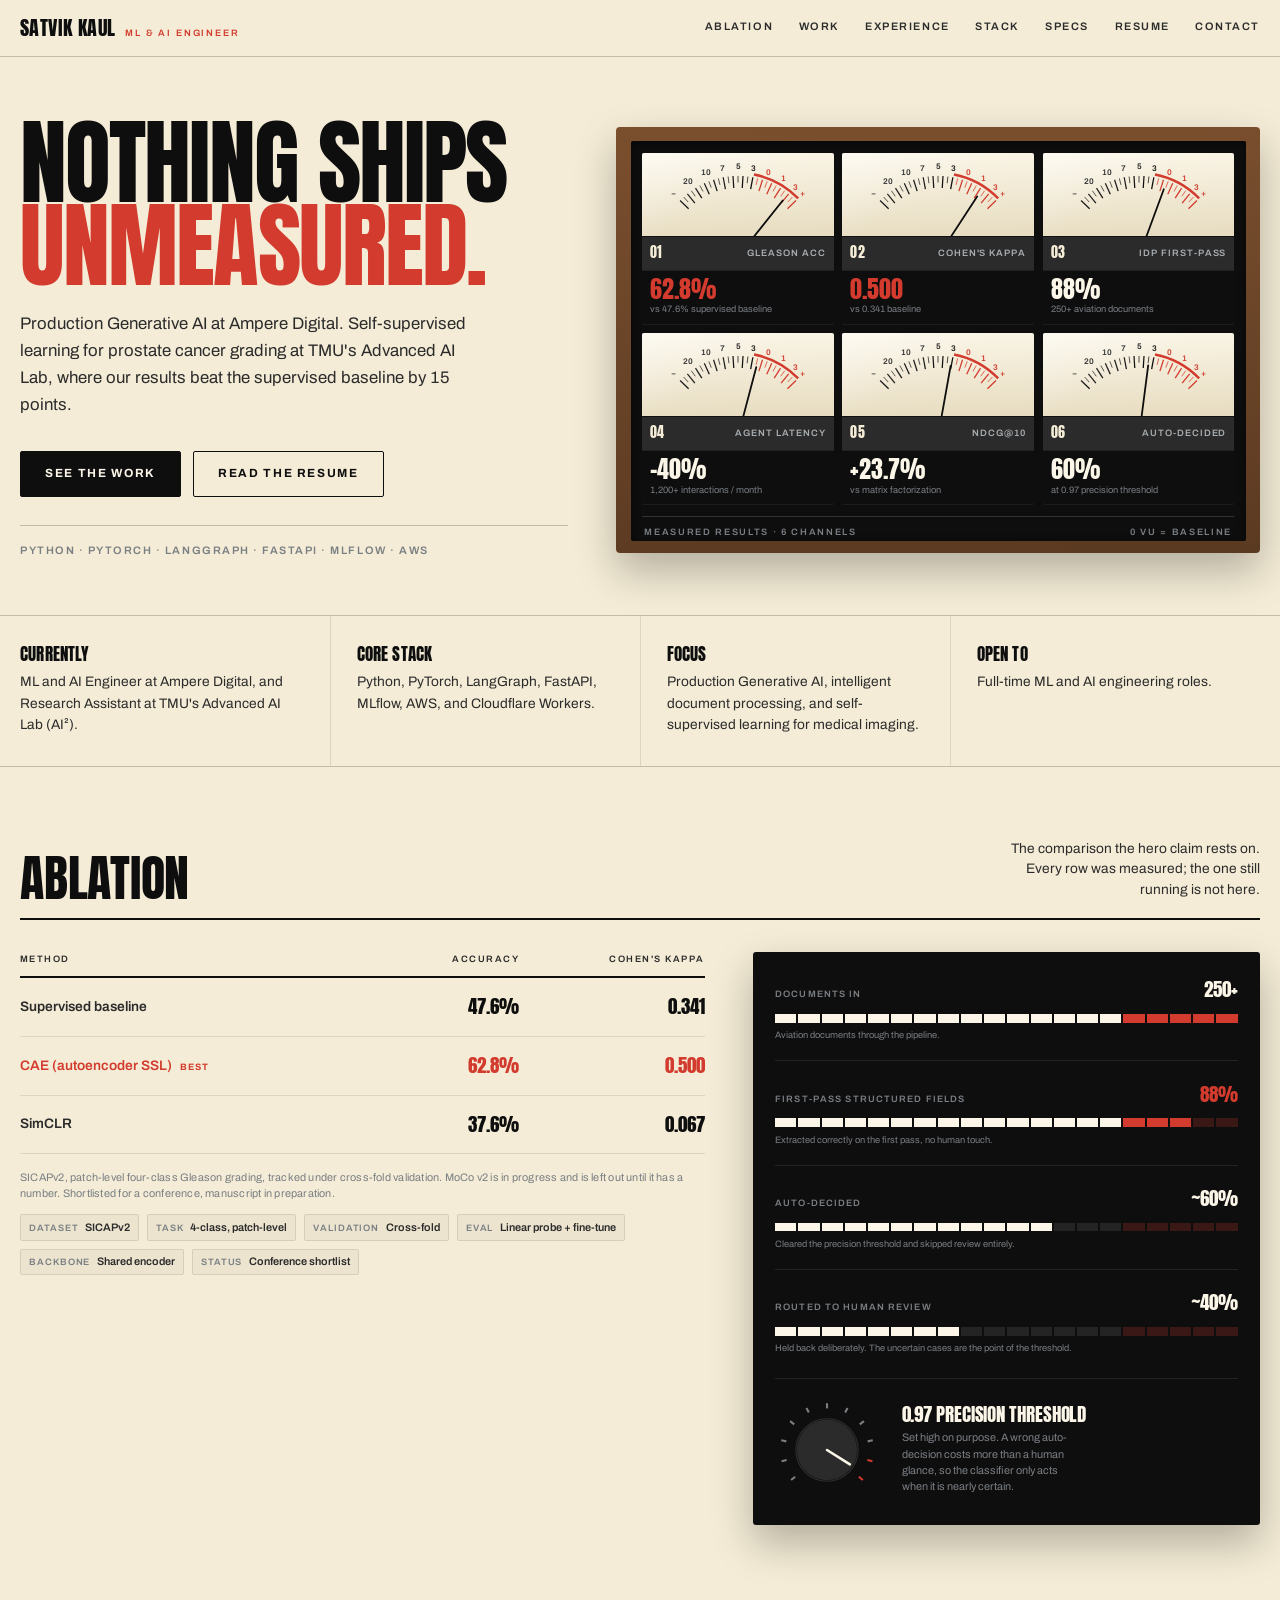
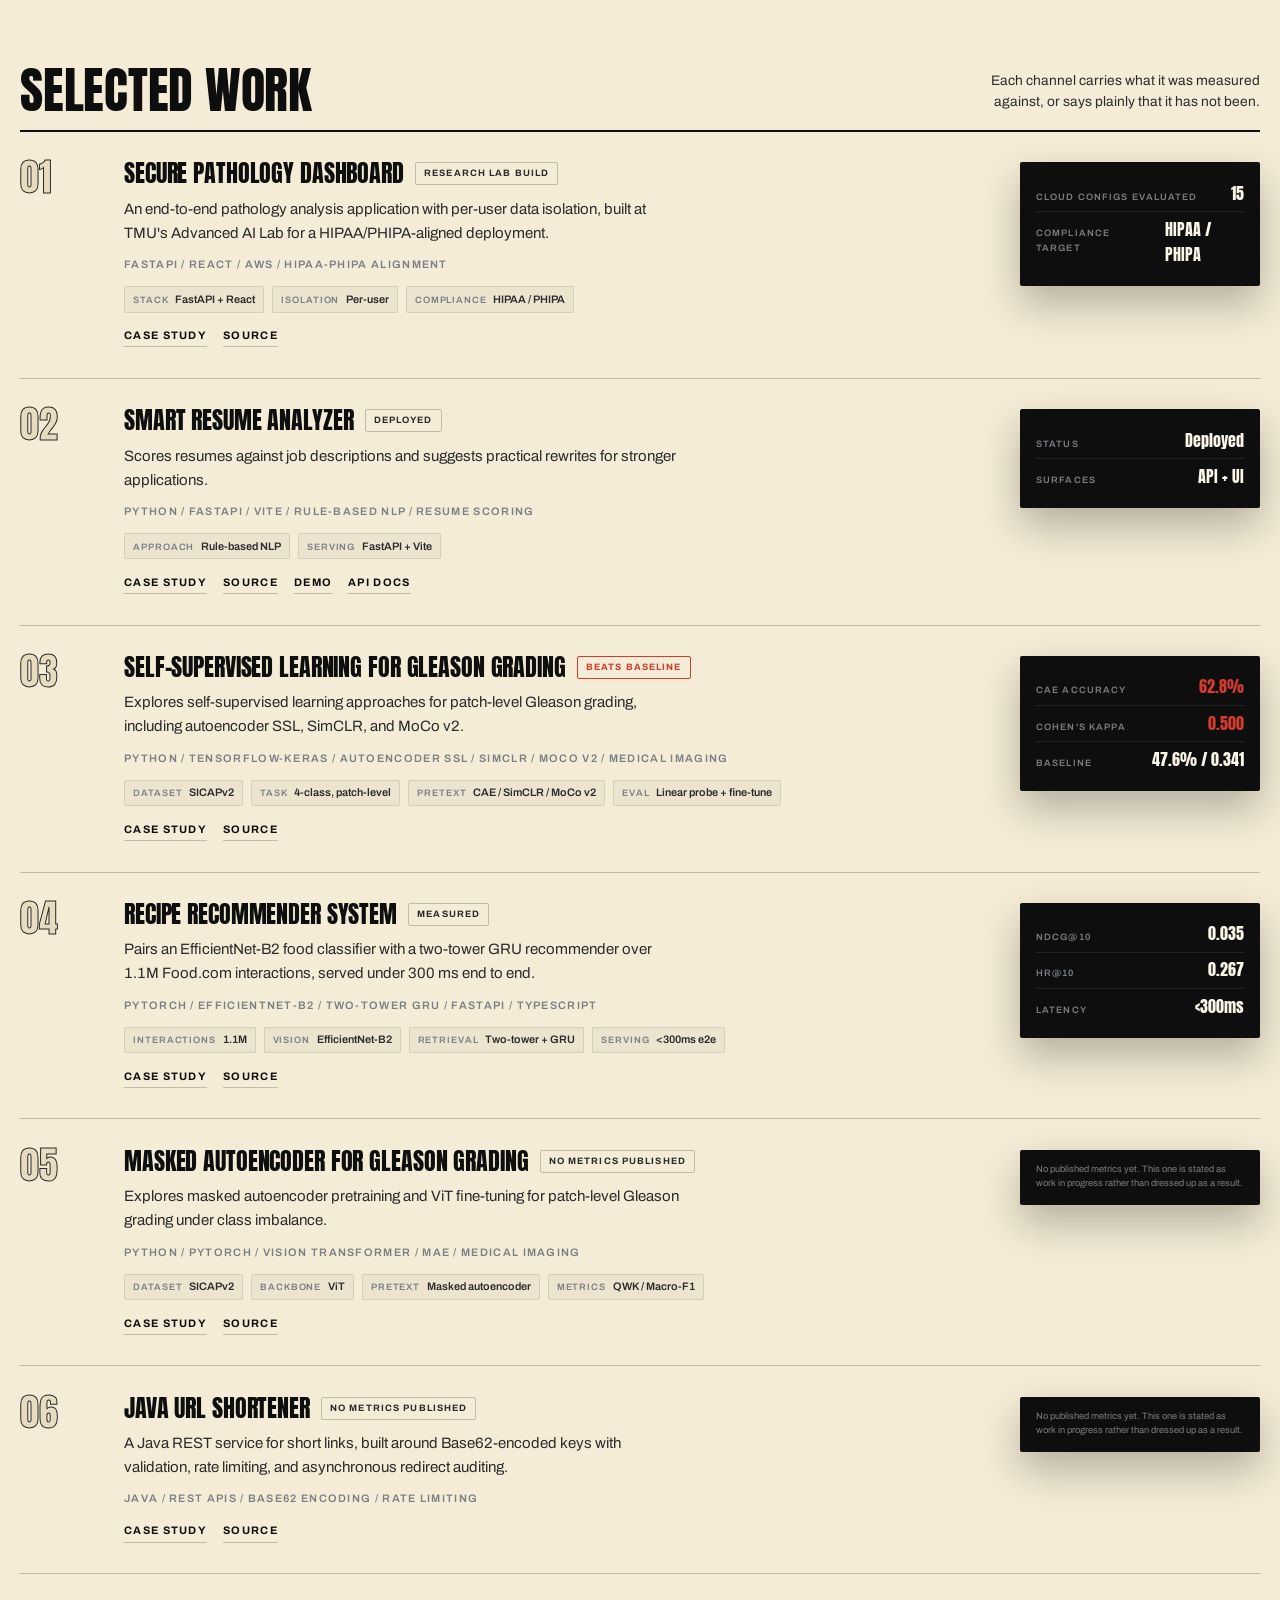
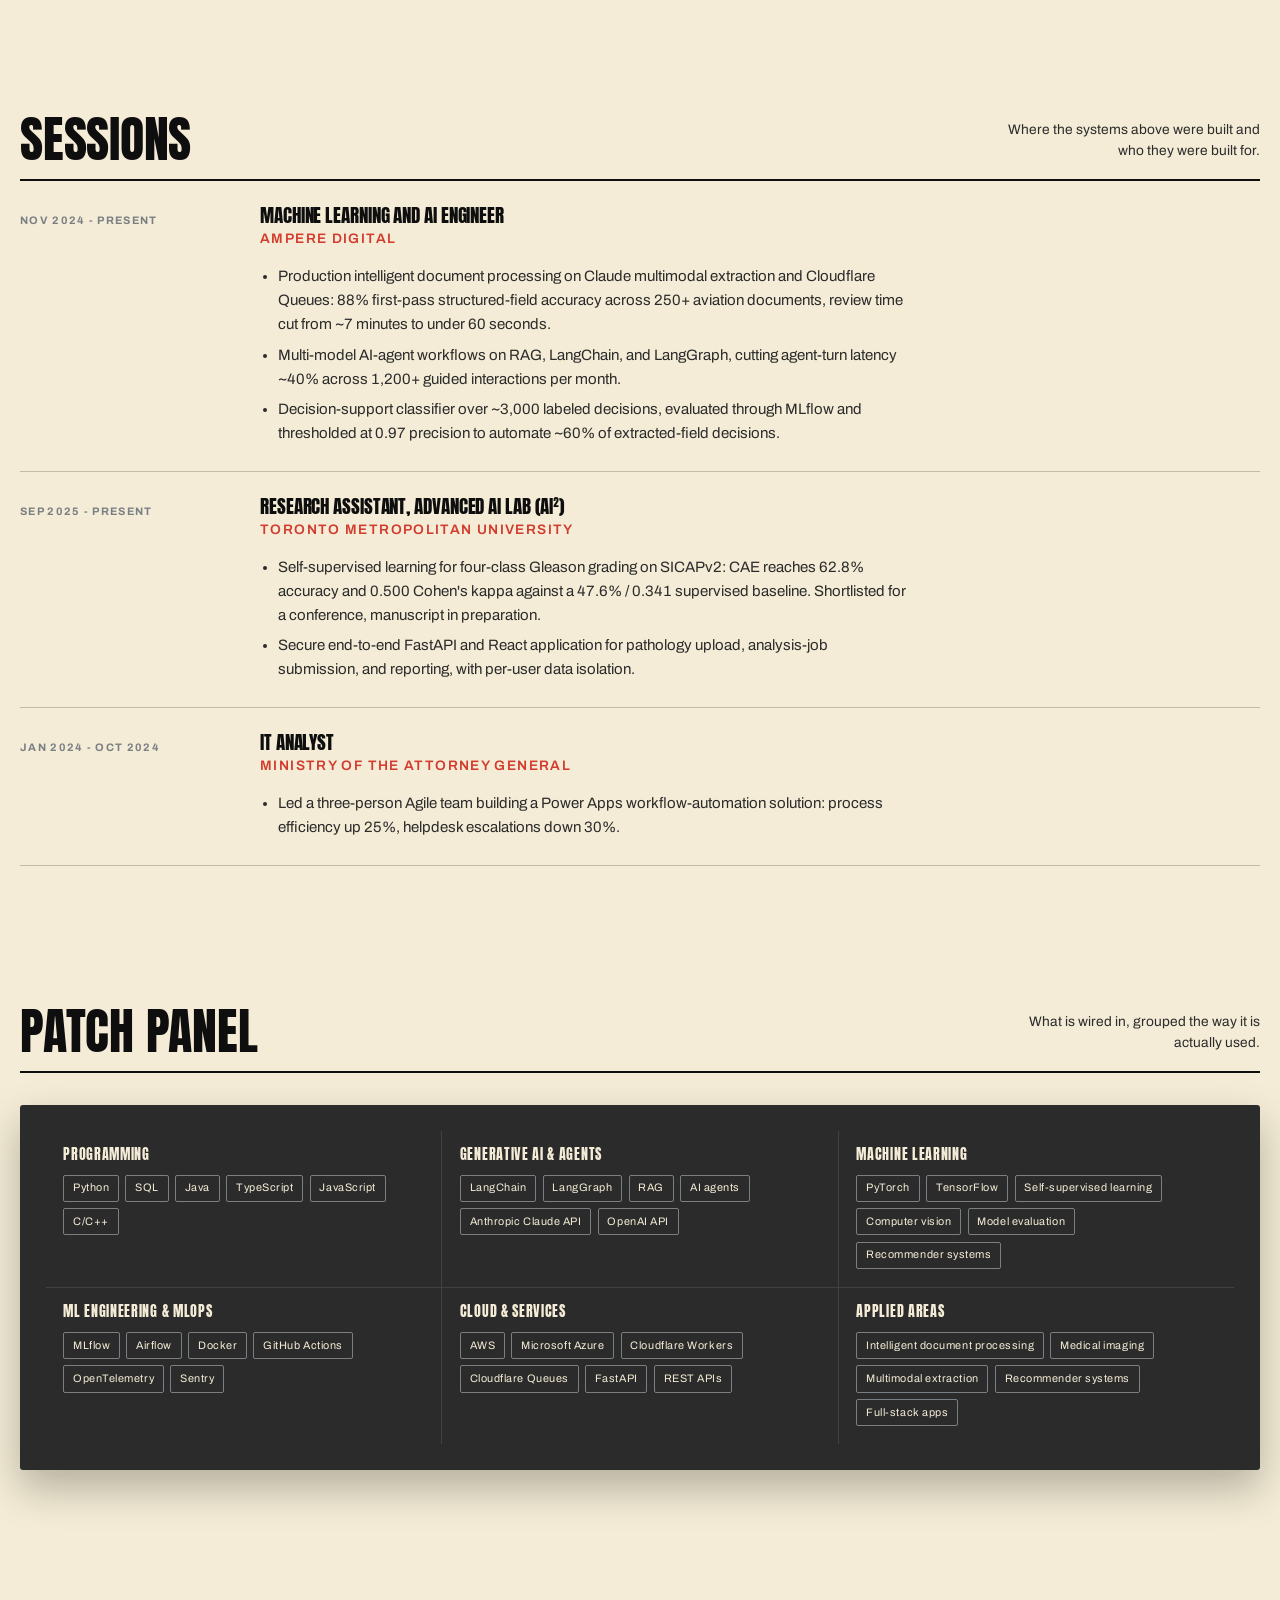
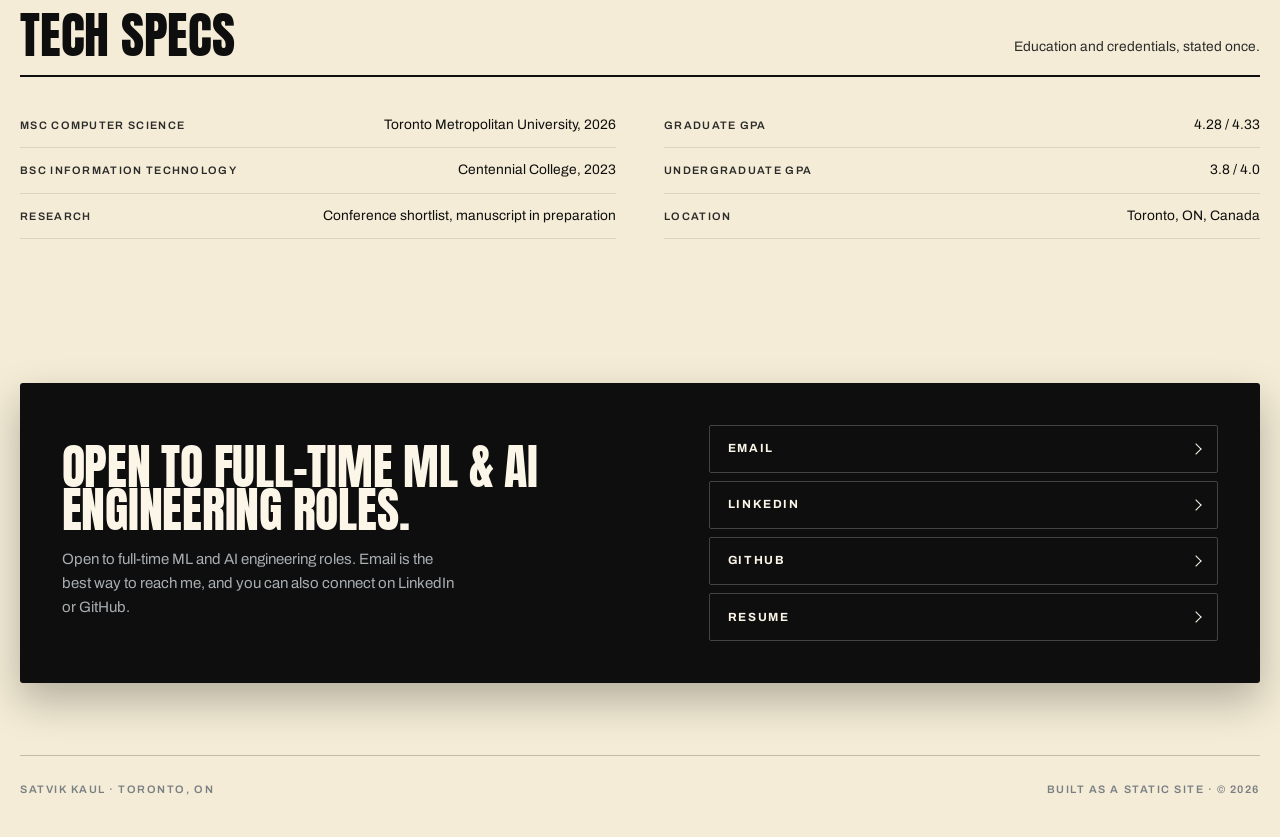
<file: index.html>
<!DOCTYPE html>
<html lang="en">
  <head>
    <meta charset="UTF-8" />
    <meta name="viewport" content="width=device-width, initial-scale=1.0" />
    <meta
      name="description"
      content="Satvik Kaul: machine learning and AI engineer building production Generative AI systems, and researching self-supervised learning for medical imaging."
    />
    <title>Satvik Kaul | ML &amp; AI Engineer</title>
    <link rel="preconnect" href="https://fonts.googleapis.com" />
    <link rel="preconnect" href="https://fonts.gstatic.com" crossorigin />
    <link
      href="https://fonts.googleapis.com/css2?family=Anton&family=Archivo:wght@400;600;700&display=swap"
      rel="stylesheet"
    />
    <link rel="stylesheet" href="assets/css/styles.css" />
  </head>
  <body>
    <!--
    THESIS: A portfolio read as a VU meter bridge — identical instruments shoulder to
    shoulder, so the visitor reads the whole row at once and sees which number leans past
    zero. It refuses the two arrangements this category always ships: near-black with a
    neon accent, and warm cream with a serif display.
    OWN-WORLD: Meter ivory ground, ink and charcoal chassis panels, walnut frame, brushed
    steel labels, peak red used only past zero. Heavy condensed gothic display over a
    workhorse grotesque; hairline rules divide every region; nothing is rounded past 4px.
    STORY: A recruiter sees measured work, not claims; a hiring manager finds the baseline
    each number was measured against; both reach the resume or the repo in one move.
    FIRST VIEWPORT: Left, a condensed headline stating nothing ships unmeasured, with lede,
    two actions and a stack spec line. Right, the bridge: six meters in a walnut chassis,
    needles at true angles, only the CAE result past zero into red.
    FORM: VU-meter bridge across a recording desk; challenger card, chosen over the
    assigned direction; seed key 33213d0a.
    FINISH: unreviewed and undocumented is unfinished; this build ends with the finish review, the verdict, DESIGN.md, and every shipping raster carrying its provenance
    -->
    <header class="rail">
      <div class="shell rail-inner">
        <a class="mark" href="#top">
          <span class="mark-name" data-name>Satvik Kaul</span>
          <span class="mark-sub" data-role-short>ML &amp; AI Engineer</span>
        </a>
        <nav class="rail-nav" aria-label="Primary">
          <a href="#ablation">Ablation</a>
          <a href="#work">Work</a>
          <a href="#experience">Experience</a>
          <a href="#stack">Stack</a>
          <a href="#specs">Specs</a>
          <a href="pages/resume.html">Resume</a>
          <a href="#contact">Contact</a>
        </nav>
      </div>
    </header>

    <main id="top">
      <section class="shell hero">
        <div>
          <h1 data-headline></h1>
          <p class="hero-lede" data-lede></p>
          <div class="hero-actions">
            <a class="btn btn-solid" href="#work">See the work</a>
            <a class="btn btn-ghost" href="pages/resume.html">Read the resume</a>
          </div>
          <p class="hero-spec" data-spec></p>
        </div>
        <div class="bridge lean" aria-labelledby="bridge-caption">
          <div class="bridge-well">
            <div class="bridge-row" data-bridge></div>
            <div class="bridge-plate">
              <span id="bridge-caption">Measured results &middot; 6 channels</span>
              <span>0 VU = baseline</span>
            </div>
          </div>
        </div>
      </section>

      <section class="band">
        <div class="shell band-grid" data-band></div>
      </section>

      <section class="shell section" id="ablation">
        <div class="section-head">
          <h2>Ablation</h2>
          <p>The comparison the hero claim rests on. Every row was measured; the one still running is not here.</p>
        </div>
        <div class="bench">
          <div data-ablation></div>
          <div data-signal-path></div>
        </div>
      </section>

      <section class="shell section" id="work">
        <div class="section-head">
          <h2>Selected work</h2>
          <p>Each channel carries what it was measured against, or says plainly that it has not been.</p>
        </div>
        <div class="channels" data-channels aria-live="polite"></div>
      </section>

      <section class="shell section" id="experience">
        <div class="section-head">
          <h2>Sessions</h2>
          <p>Where the systems above were built and who they were built for.</p>
        </div>
        <div data-sessions></div>
      </section>

      <section class="shell section" id="stack">
        <div class="section-head">
          <h2>Patch panel</h2>
          <p>What is wired in, grouped the way it is actually used.</p>
        </div>
        <div class="panel lean" style="margin-top: 2rem">
          <div class="panel-grid" data-panel></div>
        </div>
      </section>

      <section class="shell section" id="specs">
        <div class="section-head">
          <h2>Tech specs</h2>
          <p>Education and credentials, stated once.</p>
        </div>
        <div class="specs" style="margin-top: 1.6rem" data-specs></div>
      </section>

      <section class="shell section" id="contact">
        <div class="contact">
          <div>
            <h2>Open to full-time ML &amp; AI engineering roles.</h2>
            <p data-contact-copy></p>
          </div>
          <div class="contact-links" data-contact-links></div>
        </div>
      </section>
    </main>

    <footer class="shell foot">
      <span>Satvik Kaul &middot; Toronto, ON</span>
      <span>Built as a static site &middot; &copy; 2026</span>
    </footer>

    <a class="to-top" href="#top" aria-label="Back to top">&uarr;</a>

    <script src="assets/js/site-data.js"></script>
    <script src="assets/js/script.js"></script>
  </body>
</html>
</file>
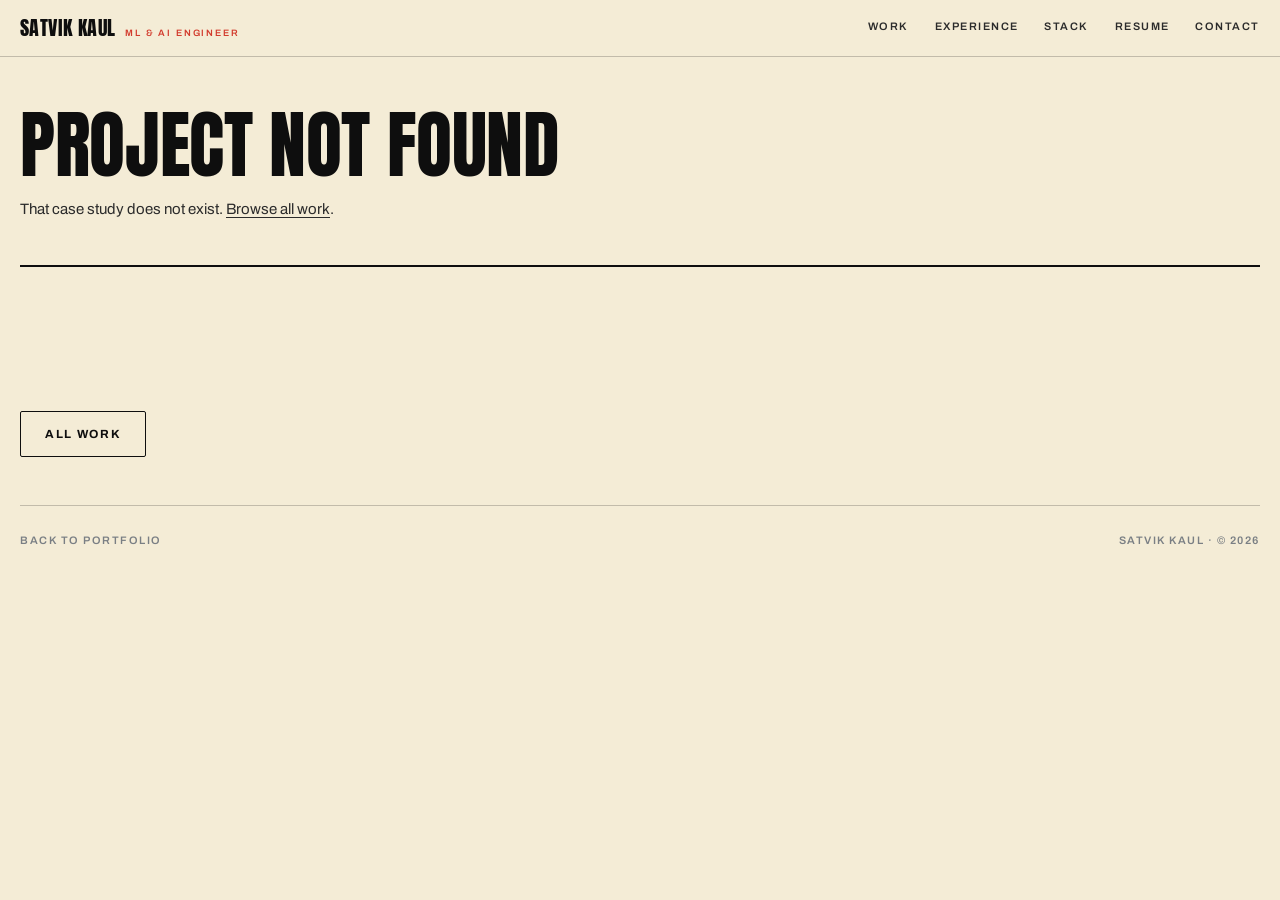
<file: pages/case-study.html>
<!DOCTYPE html>
<html lang="en">
  <head>
    <meta charset="UTF-8" />
    <meta name="viewport" content="width=device-width, initial-scale=1.0" />
    <meta name="description" content="Project case study from Satvik Kaul's portfolio." />
    <title>Case Study | Satvik Kaul</title>
    <link rel="preconnect" href="https://fonts.googleapis.com" />
    <link rel="preconnect" href="https://fonts.gstatic.com" crossorigin />
    <link
      href="https://fonts.googleapis.com/css2?family=Anton&family=Archivo:wght@400;600;700&display=swap"
      rel="stylesheet"
    />
    <link rel="stylesheet" href="../assets/css/styles.css" />
  </head>
  <body>
    <header class="rail">
      <div class="shell rail-inner">
        <a class="mark" href="../index.html">
          <span class="mark-name">Satvik Kaul</span>
          <span class="mark-sub">ML &amp; AI Engineer</span>
        </a>
        <nav class="rail-nav" aria-label="Primary">
          <a href="../index.html#work">Work</a>
          <a href="../index.html#experience">Experience</a>
          <a href="../index.html#stack">Stack</a>
          <a href="resume.html">Resume</a>
          <a href="../index.html#contact">Contact</a>
        </nav>
      </div>
    </header>

    <main class="shell" id="top">
      <section class="doc-head">
        <div>
          <h1 data-title>Case study</h1>
          <p class="prose" style="margin-top: 1.2rem" data-summary></p>
          <p class="channel-stack" data-stack></p>
        </div>
        <div class="doc-actions" data-links></div>
      </section>

      <div style="padding-block: 2rem" data-visual></div>

      <div data-readout></div>

      <div class="case-body" data-body></div>

      <div style="padding-block: 3rem">
        <a class="btn btn-ghost" href="../index.html#work">All work</a>
      </div>
    </main>

    <footer class="shell foot">
      <span><a href="../index.html">Back to portfolio</a></span>
      <span>Satvik Kaul &middot; &copy; 2026</span>
    </footer>

    <a class="to-top" href="#top" aria-label="Back to top">&uarr;</a>

    <script src="../assets/js/site-data.js"></script>
    <script src="../assets/js/case-study.js"></script>
  </body>
</html>
</file>
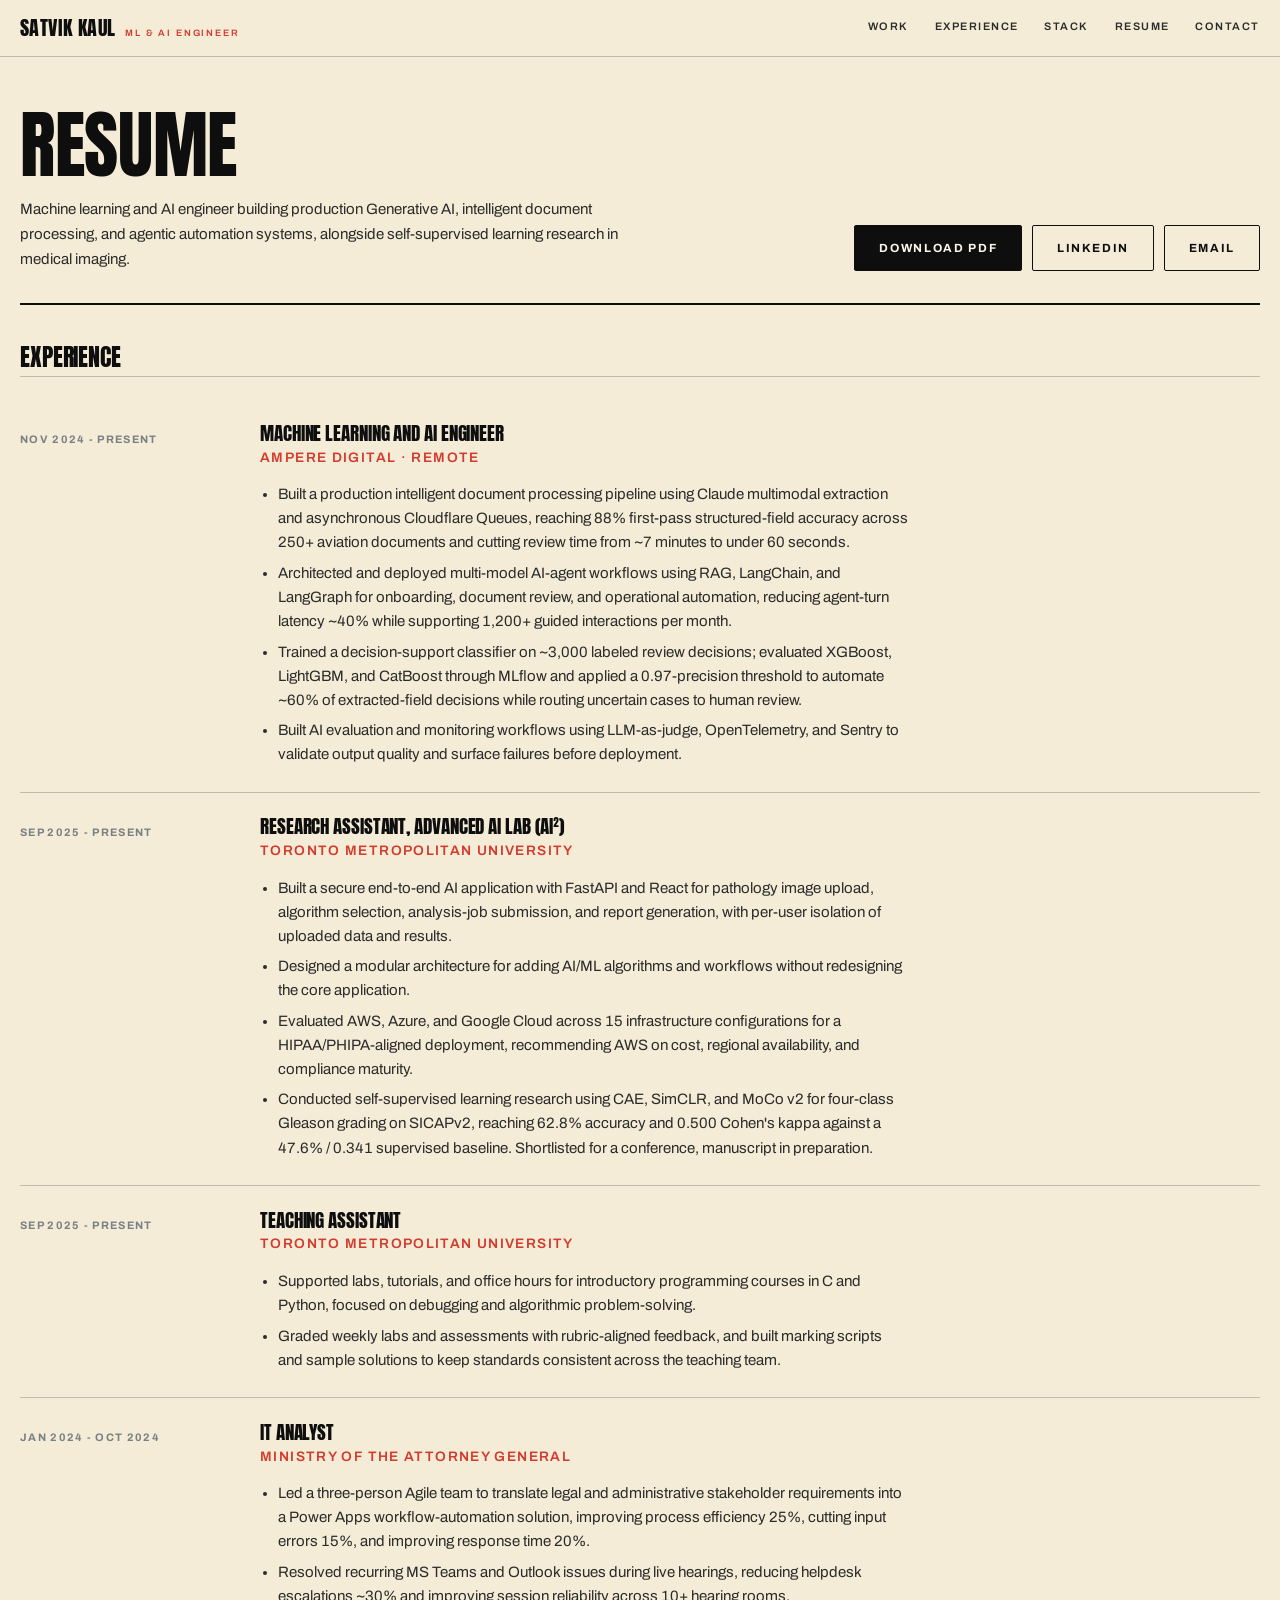
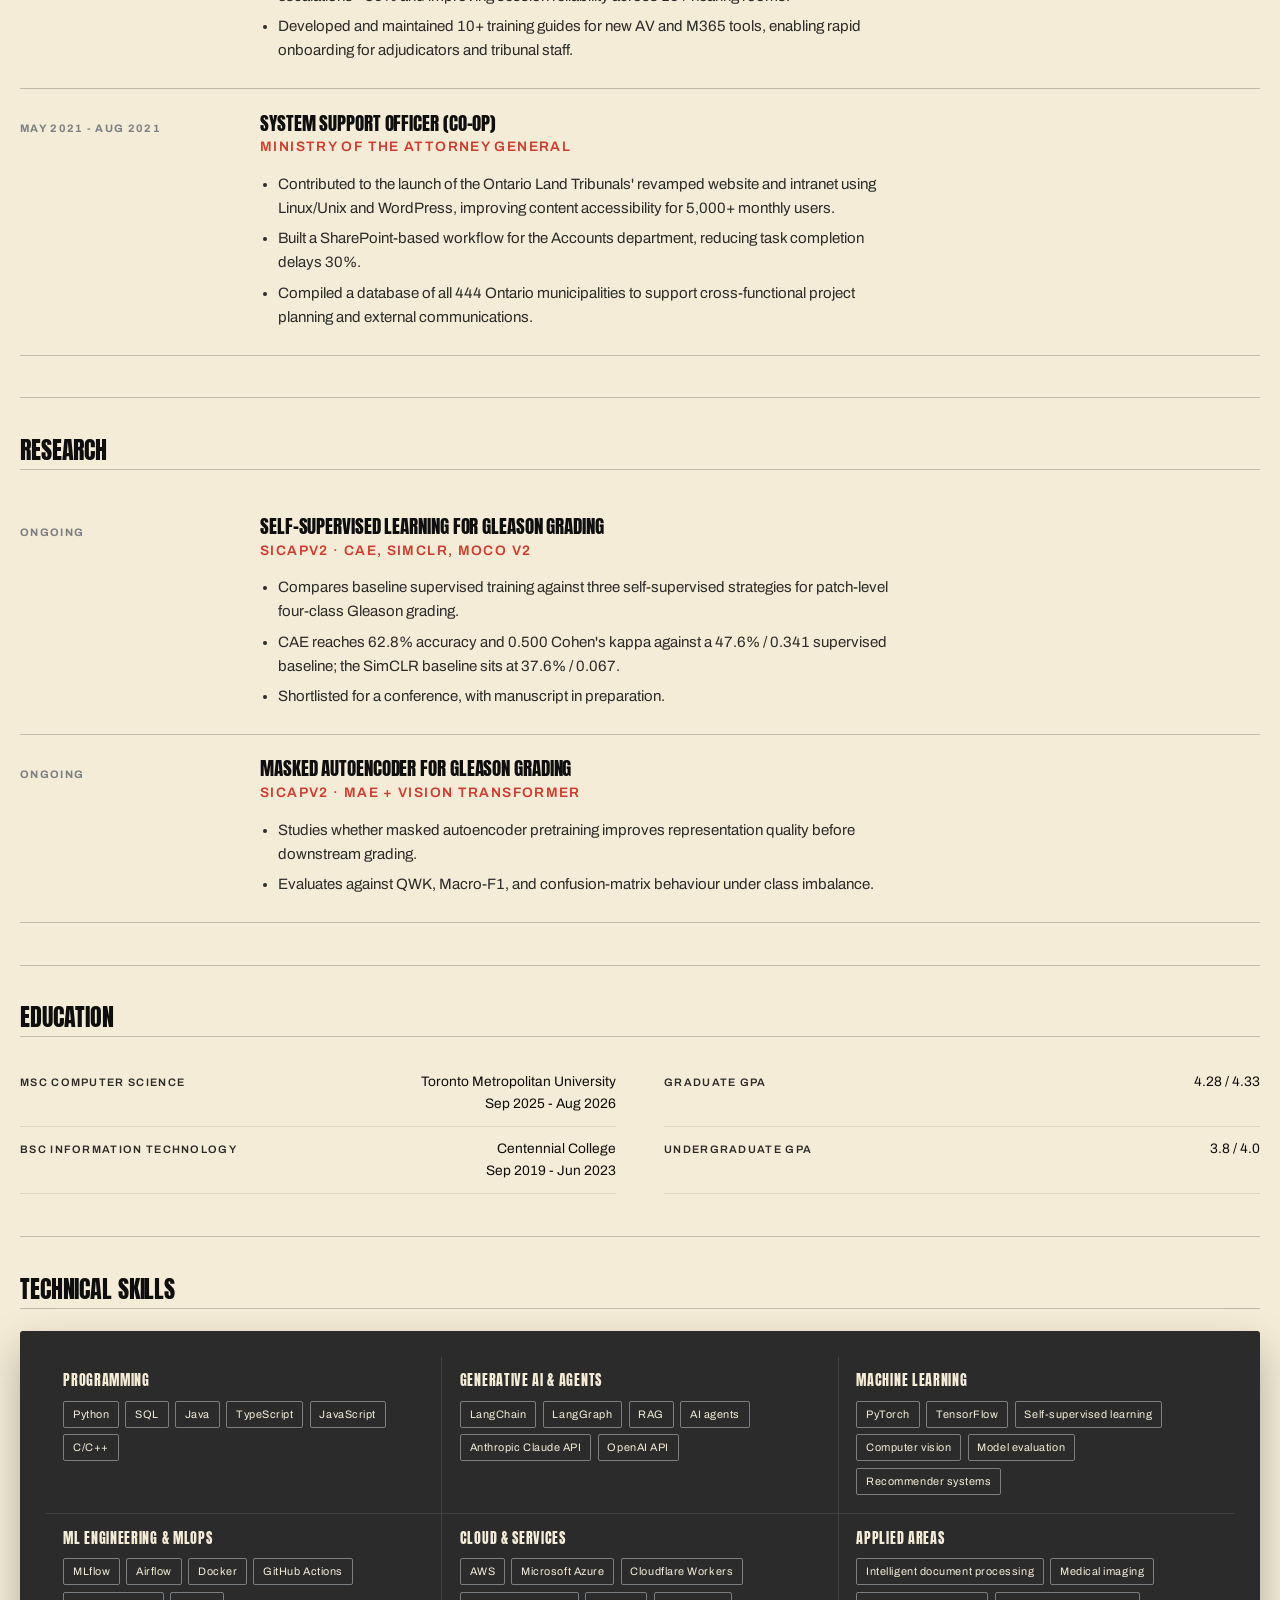
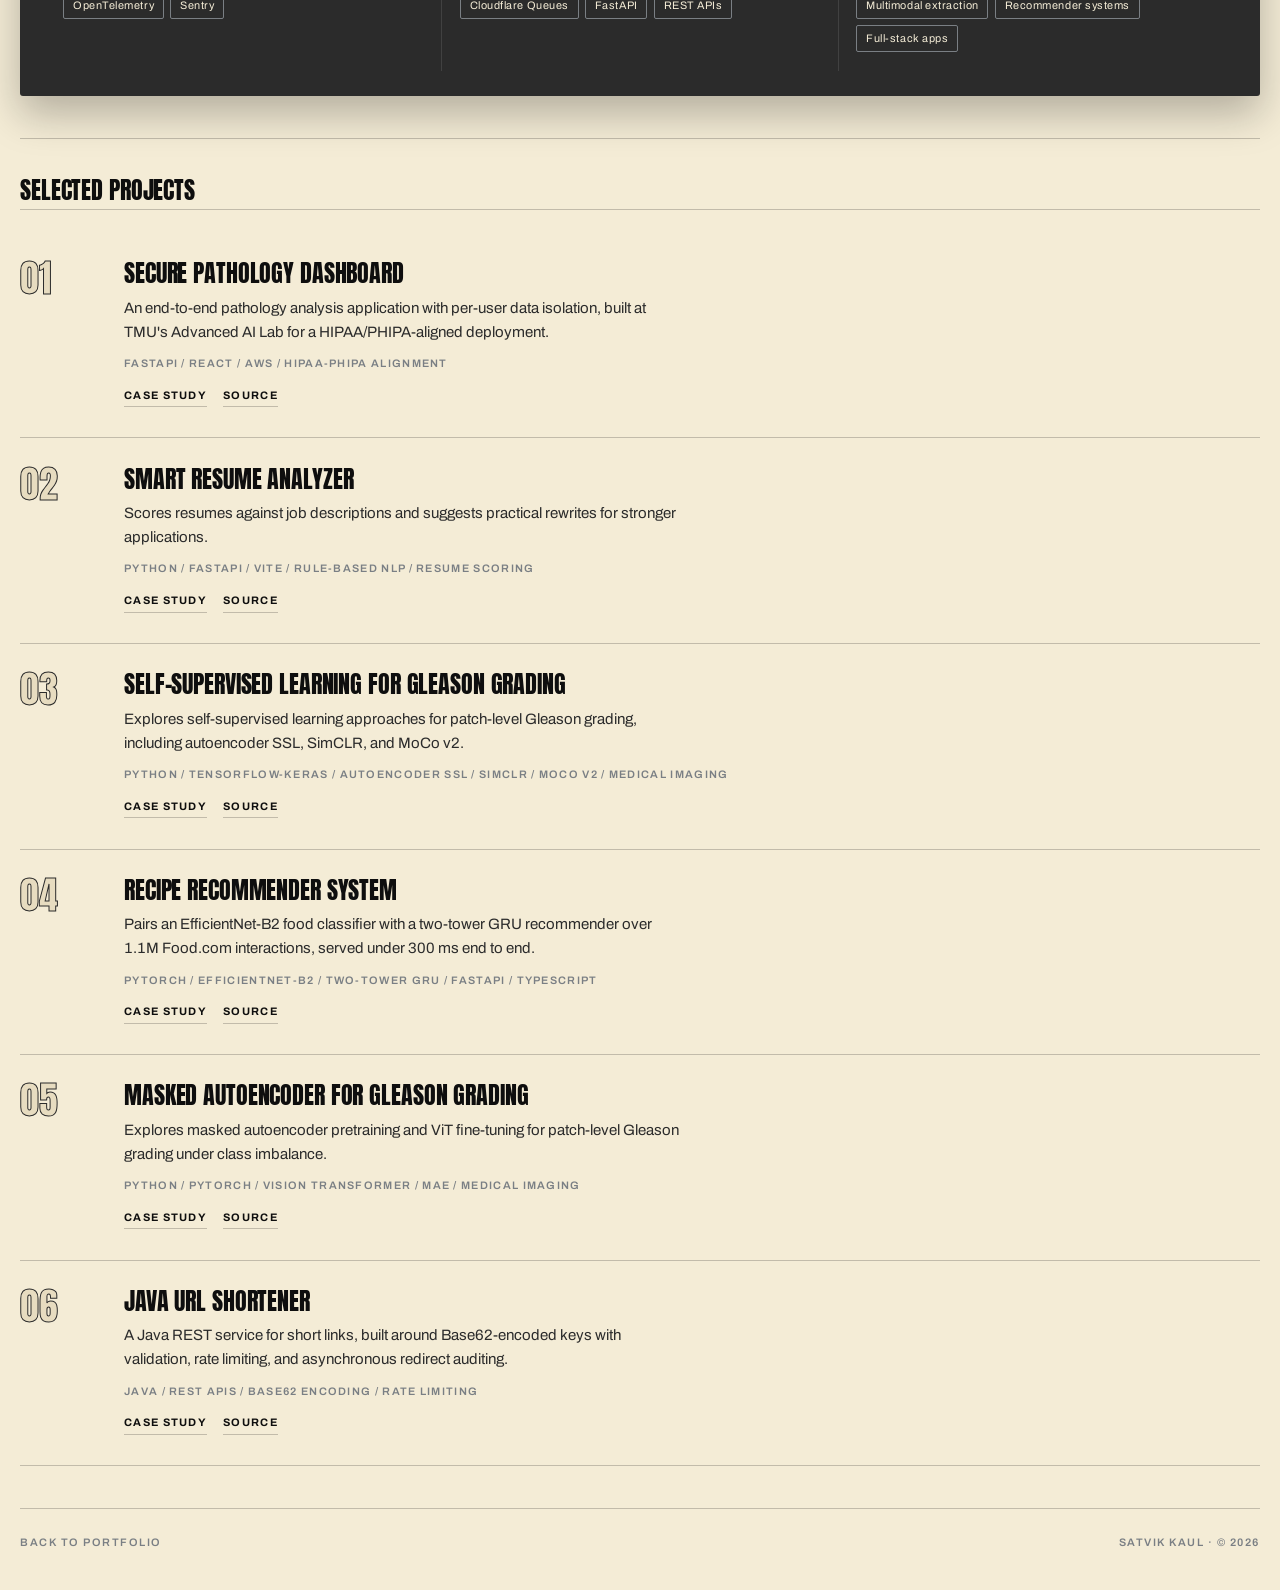
<file: pages/resume.html>
<!DOCTYPE html>
<html lang="en">
  <head>
    <meta charset="UTF-8" />
    <meta name="viewport" content="width=device-width, initial-scale=1.0" />
    <meta
      name="description"
      content="Resume for Satvik Kaul: machine learning and AI engineer, production Generative AI at Ampere Digital and self-supervised learning research at TMU's Advanced AI Lab."
    />
    <title>Satvik Kaul | Resume</title>
    <link rel="preconnect" href="https://fonts.googleapis.com" />
    <link rel="preconnect" href="https://fonts.gstatic.com" crossorigin />
    <link
      href="https://fonts.googleapis.com/css2?family=Anton&family=Archivo:wght@400;600;700&display=swap"
      rel="stylesheet"
    />
    <link rel="stylesheet" href="../assets/css/styles.css" />
  </head>
  <body>
    <header class="rail">
      <div class="shell rail-inner">
        <a class="mark" href="../index.html">
          <span class="mark-name">Satvik Kaul</span>
          <span class="mark-sub">ML &amp; AI Engineer</span>
        </a>
        <nav class="rail-nav" aria-label="Primary">
          <a href="../index.html#work">Work</a>
          <a href="../index.html#experience">Experience</a>
          <a href="../index.html#stack">Stack</a>
          <a href="resume.html">Resume</a>
          <a href="../index.html#contact">Contact</a>
        </nav>
      </div>
    </header>

    <main class="shell" id="top">
      <section class="doc-head">
        <div>
          <h1>Resume</h1>
          <p class="prose" style="margin-top: 1.2rem">
            Machine learning and AI engineer building production Generative AI,
            intelligent document processing, and agentic automation systems, alongside
            self-supervised learning research in medical imaging.
          </p>
        </div>
        <div class="doc-actions">
          <a
            class="btn btn-solid"
            href="../assets/documents/satvik_kaul_resume.pdf"
            download="satvik_kaul_resume.pdf"
            >Download PDF</a
          >
          <a
            class="btn btn-ghost"
            href="https://www.linkedin.com/in/satvik-kaul/"
            target="_blank"
            rel="noreferrer"
            >LinkedIn</a
          >
          <a class="btn btn-ghost" href="mailto:satvikkaul123@gmail.com">Email</a>
        </div>
      </section>

      <section class="doc-section">
        <h2>Experience</h2>

        <article class="session">
          <div class="session-when">Nov 2024 - Present</div>
          <div>
            <h3>Machine Learning and AI Engineer</h3>
            <p class="session-org">Ampere Digital &middot; Remote</p>
            <ul>
              <li>
                Built a production intelligent document processing pipeline using Claude
                multimodal extraction and asynchronous Cloudflare Queues, reaching 88%
                first-pass structured-field accuracy across 250+ aviation documents and
                cutting review time from ~7 minutes to under 60 seconds.
              </li>
              <li>
                Architected and deployed multi-model AI-agent workflows using RAG,
                LangChain, and LangGraph for onboarding, document review, and operational
                automation, reducing agent-turn latency ~40% while supporting 1,200+ guided
                interactions per month.
              </li>
              <li>
                Trained a decision-support classifier on ~3,000 labeled review decisions;
                evaluated XGBoost, LightGBM, and CatBoost through MLflow and applied a
                0.97-precision threshold to automate ~60% of extracted-field decisions while
                routing uncertain cases to human review.
              </li>
              <li>
                Built AI evaluation and monitoring workflows using LLM-as-judge,
                OpenTelemetry, and Sentry to validate output quality and surface failures
                before deployment.
              </li>
            </ul>
          </div>
        </article>

        <article class="session">
          <div class="session-when">Sep 2025 - Present</div>
          <div>
            <h3>Research Assistant, Advanced AI Lab (AI&sup2;)</h3>
            <p class="session-org">Toronto Metropolitan University</p>
            <ul>
              <li>
                Built a secure end-to-end AI application with FastAPI and React for pathology
                image upload, algorithm selection, analysis-job submission, and report
                generation, with per-user isolation of uploaded data and results.
              </li>
              <li>
                Designed a modular architecture for adding AI/ML algorithms and workflows
                without redesigning the core application.
              </li>
              <li>
                Evaluated AWS, Azure, and Google Cloud across 15 infrastructure
                configurations for a HIPAA/PHIPA-aligned deployment, recommending AWS on
                cost, regional availability, and compliance maturity.
              </li>
              <li>
                Conducted self-supervised learning research using CAE, SimCLR, and MoCo v2
                for four-class Gleason grading on SICAPv2, reaching 62.8% accuracy and 0.500
                Cohen's kappa against a 47.6% / 0.341 supervised baseline. Shortlisted for a
                conference, manuscript in preparation.
              </li>
            </ul>
          </div>
        </article>

        <article class="session">
          <div class="session-when">Sep 2025 - Present</div>
          <div>
            <h3>Teaching Assistant</h3>
            <p class="session-org">Toronto Metropolitan University</p>
            <ul>
              <li>
                Supported labs, tutorials, and office hours for introductory programming
                courses in C and Python, focused on debugging and algorithmic
                problem-solving.
              </li>
              <li>
                Graded weekly labs and assessments with rubric-aligned feedback, and built
                marking scripts and sample solutions to keep standards consistent across the
                teaching team.
              </li>
            </ul>
          </div>
        </article>

        <article class="session">
          <div class="session-when">Jan 2024 - Oct 2024</div>
          <div>
            <h3>IT Analyst</h3>
            <p class="session-org">Ministry of the Attorney General</p>
            <ul>
              <li>
                Led a three-person Agile team to translate legal and administrative
                stakeholder requirements into a Power Apps workflow-automation solution,
                improving process efficiency 25%, cutting input errors 15%, and improving
                response time 20%.
              </li>
              <li>
                Resolved recurring MS Teams and Outlook issues during live hearings, reducing
                helpdesk escalations ~30% and improving session reliability across 10+
                hearing rooms.
              </li>
              <li>
                Developed and maintained 10+ training guides for new AV and M365 tools,
                enabling rapid onboarding for adjudicators and tribunal staff.
              </li>
            </ul>
          </div>
        </article>

        <article class="session">
          <div class="session-when">May 2021 - Aug 2021</div>
          <div>
            <h3>System Support Officer (Co-op)</h3>
            <p class="session-org">Ministry of the Attorney General</p>
            <ul>
              <li>
                Contributed to the launch of the Ontario Land Tribunals' revamped website and
                intranet using Linux/Unix and WordPress, improving content accessibility for
                5,000+ monthly users.
              </li>
              <li>
                Built a SharePoint-based workflow for the Accounts department, reducing task
                completion delays 30%.
              </li>
              <li>
                Compiled a database of all 444 Ontario municipalities to support
                cross-functional project planning and external communications.
              </li>
            </ul>
          </div>
        </article>
      </section>

      <section class="doc-section">
        <h2>Research</h2>

        <article class="session">
          <div class="session-when">Ongoing</div>
          <div>
            <h3>Self-Supervised Learning for Gleason Grading</h3>
            <p class="session-org">SICAPv2 &middot; CAE, SimCLR, MoCo v2</p>
            <ul>
              <li>
                Compares baseline supervised training against three self-supervised
                strategies for patch-level four-class Gleason grading.
              </li>
              <li>
                CAE reaches 62.8% accuracy and 0.500 Cohen's kappa against a 47.6% / 0.341
                supervised baseline; the SimCLR baseline sits at 37.6% / 0.067.
              </li>
              <li>Shortlisted for a conference, with manuscript in preparation.</li>
            </ul>
          </div>
        </article>

        <article class="session">
          <div class="session-when">Ongoing</div>
          <div>
            <h3>Masked Autoencoder for Gleason Grading</h3>
            <p class="session-org">SICAPv2 &middot; MAE + Vision Transformer</p>
            <ul>
              <li>
                Studies whether masked autoencoder pretraining improves representation
                quality before downstream grading.
              </li>
              <li>
                Evaluates against QWK, Macro-F1, and confusion-matrix behaviour under class
                imbalance.
              </li>
            </ul>
          </div>
        </article>
      </section>

      <section class="doc-section">
        <h2>Education</h2>
        <div class="specs">
          <div class="spec-row">
            <span class="spec-key">MSc Computer Science</span>
            <span class="spec-val">Toronto Metropolitan University<br />Sep 2025 - Aug 2026</span>
          </div>
          <div class="spec-row">
            <span class="spec-key">Graduate GPA</span>
            <span class="spec-val">4.28 / 4.33</span>
          </div>
          <div class="spec-row">
            <span class="spec-key">BSc Information Technology</span>
            <span class="spec-val">Centennial College<br />Sep 2019 - Jun 2023</span>
          </div>
          <div class="spec-row">
            <span class="spec-key">Undergraduate GPA</span>
            <span class="spec-val">3.8 / 4.0</span>
          </div>
        </div>
      </section>

      <section class="doc-section">
        <h2>Technical skills</h2>
        <div class="panel">
          <div class="panel-grid" data-panel></div>
        </div>
      </section>

      <section class="doc-section" style="border-bottom: 0">
        <h2>Selected projects</h2>
        <div data-project-list></div>
      </section>
    </main>

    <footer class="shell foot">
      <span><a href="../index.html">Back to portfolio</a></span>
      <span>Satvik Kaul &middot; &copy; 2026</span>
    </footer>

    <a class="to-top" href="#top" aria-label="Back to top">&uarr;</a>

    <script src="../assets/js/site-data.js"></script>
    <script src="../assets/js/resume.js"></script>
  </body>
</html>
</file>
<file: assets/css/styles.css>
/* Bridge — VU-meter world. Tokens are normative; see DESIGN.md after finish. */

:root {
  --ivory: #f4ecd6;
  --ivory-lit: #fbf6e8;
  --ivory-deep: #e7dcc0;
  --ink: #0e0e0e;
  --charcoal: #2b2b2b;
  --steel: #7a7f84;
  --steel-lit: #a8adb1;
  --walnut: #5b3a22;
  --walnut-lit: #7a4f2e;
  --red: #d23b2d;

  --rule: rgba(14, 14, 14, 0.22);
  --rule-soft: rgba(14, 14, 14, 0.1);
  --rule-lit: rgba(244, 236, 214, 0.16);

  --chassis-shadow: 0 18px 40px rgba(14, 14, 14, 0.28);
  --panel-shadow: 0 2px 0 rgba(14, 14, 14, 0.06);
  --glass: linear-gradient(150deg, rgba(255, 255, 255, 0.42) 0%, rgba(255, 255, 255, 0) 46%);

  --shell: 1240px;
  --rail-h: 3.5rem;

  --display: "Anton", "Arial Narrow", sans-serif;
  --body: "Archivo", system-ui, sans-serif;
}

*,
*::before,
*::after {
  box-sizing: border-box;
}

html {
  scroll-behavior: smooth;
  scroll-padding-top: var(--rail-h);
  -webkit-text-size-adjust: 100%;
}

body {
  margin: 0;
  background: var(--ivory);
  color: var(--ink);
  font-family: var(--body);
  font-size: 1rem;
  line-height: 1.6;
  font-variant-numeric: tabular-nums;
}

/* Browser surfaces wear the world too. */
::selection {
  background: var(--red);
  color: var(--ivory-lit);
}
::-webkit-scrollbar {
  width: 12px;
  height: 12px;
}
::-webkit-scrollbar-track {
  background: var(--ivory-deep);
}
::-webkit-scrollbar-thumb {
  background: var(--charcoal);
  border: 3px solid var(--ivory-deep);
  border-radius: 0;
}
* {
  scrollbar-color: var(--charcoal) var(--ivory-deep);
  scrollbar-width: thin;
}
:focus-visible {
  outline: 2px solid var(--red);
  outline-offset: 3px;
}
a {
  color: inherit;
  text-decoration: none;
  text-underline-offset: 0.24em;
  text-decoration-thickness: 1px;
}

h1,
h2,
h3 {
  margin: 0;
  font-family: var(--display);
  font-weight: 400;
  text-transform: uppercase;
  letter-spacing: -0.005em;
  line-height: 0.88;
}

p {
  margin: 0;
}

.shell {
  width: min(100% - 2.5rem, var(--shell));
  margin-inline: auto;
}

.label {
  font-size: 0.68rem;
  font-weight: 600;
  letter-spacing: 0.16em;
  text-transform: uppercase;
  color: var(--charcoal);
}

.label-red {
  color: var(--red);
}

.prose {
  font-size: 0.94rem;
  line-height: 1.65;
  color: var(--charcoal);
  max-width: 68ch;
}

/* ---------- rail ---------- */

.rail {
  position: sticky;
  top: 0;
  z-index: 40;
  background: var(--ivory);
  border-bottom: 1px solid var(--rule);
}

.rail-inner {
  display: flex;
  align-items: center;
  justify-content: space-between;
  gap: 1.5rem;
  min-height: var(--rail-h);
}

.mark {
  display: flex;
  align-items: baseline;
  gap: 0.6rem;
}

.mark-name {
  font-family: var(--display);
  font-size: 1.25rem;
  text-transform: uppercase;
  letter-spacing: 0.02em;
}

.mark-sub {
  font-size: 0.58rem;
  font-weight: 600;
  letter-spacing: 0.2em;
  text-transform: uppercase;
  color: var(--red);
}

.rail-nav {
  display: flex;
  gap: 1.6rem;
}

.rail-nav a {
  font-size: 0.68rem;
  font-weight: 600;
  letter-spacing: 0.14em;
  text-transform: uppercase;
  color: var(--charcoal);
  padding-block: 0.35rem;
  border-bottom: 2px solid transparent;
  transition: color 140ms linear, border-color 140ms linear;
}

.rail-nav a:hover,
.rail-nav a:focus-visible {
  color: var(--ink);
  border-bottom-color: var(--red);
}

/* ---------- buttons ---------- */

.btn {
  display: inline-flex;
  align-items: center;
  justify-content: center;
  min-height: 2.9rem;
  padding: 0.65rem 1.5rem;
  border: 1px solid var(--ink);
  border-radius: 2px;
  font-size: 0.74rem;
  font-weight: 700;
  letter-spacing: 0.14em;
  text-transform: uppercase;
  transition: background 140ms linear, color 140ms linear;
}

.btn-solid {
  background: var(--ink);
  color: var(--ivory-lit);
}

.btn-solid:hover,
.btn-solid:focus-visible {
  background: var(--red);
  border-color: var(--red);
}

.btn-ghost {
  background: transparent;
  color: var(--ink);
}

.btn-ghost:hover,
.btn-ghost:focus-visible {
  background: var(--ink);
  color: var(--ivory-lit);
}

/* ---------- hero ---------- */

.hero {
  display: grid;
  grid-template-columns: minmax(0, 0.92fr) minmax(0, 1.08fr);
  gap: 3rem;
  align-items: center;
  padding-block: 4rem 3.5rem;
}

.hero h1 {
  font-size: clamp(3.4rem, 7.4vw, 5.9rem);
  letter-spacing: -0.02em;
}

.hero h1 .rule-word {
  color: var(--red);
}

.hero-lede {
  margin-top: 1.5rem;
  font-size: 1.05rem;
  line-height: 1.6;
  color: var(--charcoal);
  max-width: 46ch;
}

.hero-actions {
  display: flex;
  flex-wrap: wrap;
  gap: 0.75rem;
  margin-top: 2rem;
}

.hero-spec {
  margin-top: 1.75rem;
  padding-top: 1rem;
  border-top: 1px solid var(--rule);
  font-size: 0.68rem;
  font-weight: 600;
  letter-spacing: 0.14em;
  text-transform: uppercase;
  color: var(--steel);
}

/* ---------- the bridge ---------- */

.bridge {
  background: linear-gradient(178deg, var(--walnut-lit), var(--walnut));
  border-radius: 4px;
  padding: 0.9rem 0.9rem 0.75rem;
  box-shadow: var(--chassis-shadow);
}

.bridge-well {
  background: var(--ink);
  border-radius: 2px;
  padding: 0.7rem 0.7rem 0;
  box-shadow: inset 0 2px 8px rgba(0, 0, 0, 0.55);
}

.bridge-row {
  display: grid;
  grid-template-columns: repeat(3, minmax(0, 1fr));
  gap: 0.55rem;
}

.bridge-plate {
  display: flex;
  align-items: center;
  justify-content: space-between;
  gap: 1rem;
  margin-top: 0.75rem;
  padding: 0.5rem 0.15rem 0.1rem;
  border-top: 1px solid var(--rule-lit);
}

.bridge-plate span {
  font-size: 0.58rem;
  font-weight: 600;
  letter-spacing: 0.18em;
  text-transform: uppercase;
  color: var(--steel);
}

/* ---------- meter ---------- */

.meter {
  background: var(--charcoal);
  border-radius: 2px;
  overflow: hidden;
  box-shadow: 0 1px 0 rgba(255, 255, 255, 0.06);
}

.meter-face {
  position: relative;
  background: linear-gradient(178deg, var(--ivory-lit), var(--ivory-deep));
  padding: 0.35rem 0.3rem 0;
}

.meter-face::after {
  content: "";
  position: absolute;
  inset: 0;
  background: var(--glass);
  pointer-events: none;
}

.meter-face svg {
  display: block;
  width: 100%;
  height: auto;
}

.meter-needle {
  transform-origin: 130px 138px;
  transform: rotate(-46deg);
  transform-box: view-box;
}

.meter.is-live .meter-needle {
  transition: transform 900ms cubic-bezier(0.16, 1.3, 0.3, 1);
}

.meter-strip {
  display: flex;
  align-items: center;
  gap: 0.5rem;
  padding: 0.34rem 0.5rem;
  border-top: 1px solid rgba(0, 0, 0, 0.6);
}

.meter-ch {
  font-family: var(--display);
  font-size: 0.86rem;
  color: var(--ivory);
  letter-spacing: 0.04em;
}

.meter-name {
  flex: 1;
  min-width: 0;
  font-size: 0.58rem;
  font-weight: 600;
  letter-spacing: 0.1em;
  text-transform: uppercase;
  color: var(--steel-lit);
  text-align: right;
  overflow: hidden;
  text-overflow: ellipsis;
  white-space: nowrap;
}

.meter-read {
  padding: 0.4rem 0.5rem 0.5rem;
  border-top: 1px solid rgba(255, 255, 255, 0.08);
  background: var(--ink);
}

.meter-value {
  font-family: var(--display);
  font-size: 1.5rem;
  line-height: 1;
  color: var(--ivory-lit);
}

.meter-value.is-hot {
  color: var(--red);
}

.meter-note {
  margin-top: 0.15rem;
  font-size: 0.58rem;
  line-height: 1.35;
  color: var(--steel);
}

/* ---------- ruled band ---------- */

.band {
  border-top: 1px solid var(--rule);
  border-bottom: 1px solid var(--rule);
}

.band-grid {
  display: grid;
  grid-template-columns: repeat(4, minmax(0, 1fr));
}

.band-cell {
  padding: 1.9rem 1.6rem;
  border-left: 1px solid var(--rule-soft);
}

.band-cell:first-child {
  border-left: 0;
  padding-left: 0;
}

.band-cell:last-child {
  padding-right: 0;
}

.band-cell h3 {
  font-size: 1.05rem;
  letter-spacing: 0.01em;
}

.band-cell p {
  margin-top: 0.6rem;
  font-size: 0.86rem;
  line-height: 1.55;
  color: var(--charcoal);
}

/* ---------- sections ---------- */

.section {
  padding-block: 4.5rem;
}

.section-head {
  display: flex;
  align-items: flex-end;
  justify-content: space-between;
  gap: 2rem;
  padding-bottom: 1.1rem;
  border-bottom: 2px solid var(--ink);
}

.section-head h2 {
  font-size: clamp(2rem, 4vw, 3.1rem);
}

.section-head p {
  font-size: 0.86rem;
  line-height: 1.5;
  color: var(--charcoal);
  max-width: 34ch;
  text-align: right;
}

/* ---------- channels (projects) ---------- */

.channels {
  margin-top: 0;
}

.channel {
  display: grid;
  grid-template-columns: 4.5rem minmax(0, 1fr) 15rem;
  gap: 2rem;
  align-items: start;
  padding: 1.9rem 0;
  border-bottom: 1px solid var(--rule);
  transition: background 140ms linear;
}

.channel:hover {
  background: rgba(14, 14, 14, 0.035);
}

.channel-no {
  font-family: var(--display);
  font-size: 2.4rem;
  line-height: 0.8;
  color: var(--ivory-deep);
  -webkit-text-stroke: 1px var(--charcoal);
}

.channel:hover .channel-no {
  color: var(--red);
  -webkit-text-stroke-color: var(--red);
}

.channel-title {
  display: flex;
  align-items: center;
  flex-wrap: wrap;
  gap: 0.7rem;
}

.channel-title h3 {
  font-size: 1.5rem;
}

.tag {
  padding: 0.2rem 0.5rem;
  border: 1px solid var(--rule);
  border-radius: 2px;
  font-size: 0.58rem;
  font-weight: 700;
  letter-spacing: 0.12em;
  text-transform: uppercase;
  color: var(--charcoal);
}

.tag-hot {
  border-color: var(--red);
  color: var(--red);
}

.channel-desc {
  margin-top: 0.7rem;
  font-size: 0.94rem;
  line-height: 1.6;
  color: var(--charcoal);
  max-width: 62ch;
}

.channel-stack {
  margin-top: 0.7rem;
  font-size: 0.68rem;
  font-weight: 600;
  letter-spacing: 0.12em;
  text-transform: uppercase;
  color: var(--steel);
}

.channel-links {
  display: flex;
  flex-wrap: wrap;
  gap: 1rem;
  margin-top: 0.9rem;
}

.channel-links a {
  font-size: 0.68rem;
  font-weight: 700;
  letter-spacing: 0.12em;
  text-transform: uppercase;
  border-bottom: 1px solid var(--rule);
  padding-bottom: 2px;
  transition: color 140ms linear, border-color 140ms linear;
}

.channel-links a:hover,
.channel-links a:focus-visible {
  color: var(--red);
  border-bottom-color: var(--red);
}

.channel-readout {
  padding: 0.85rem 1rem;
  background: var(--ink);
  border-radius: 2px;
  box-shadow: var(--chassis-shadow);
}

.readout-row {
  display: flex;
  align-items: baseline;
  justify-content: space-between;
  gap: 1rem;
  padding: 0.3rem 0;
  border-bottom: 1px solid rgba(255, 255, 255, 0.09);
}

.readout-row:last-child {
  border-bottom: 0;
}

.readout-key {
  font-size: 0.58rem;
  font-weight: 600;
  letter-spacing: 0.12em;
  text-transform: uppercase;
  color: var(--steel);
}

.readout-val {
  font-family: var(--display);
  font-size: 1rem;
  color: var(--ivory-lit);
}

.readout-val.is-hot {
  color: var(--red);
}

.readout-empty {
  font-size: 0.58rem;
  line-height: 1.5;
  color: var(--steel);
}

/* ---------- patch panel (skills) ---------- */

.panel {
  background: var(--charcoal);
  border-radius: 3px;
  padding: 1.6rem;
  box-shadow: var(--chassis-shadow);
}

.panel-grid {
  display: grid;
  grid-template-columns: repeat(3, minmax(0, 1fr));
  gap: 1px;
  background: rgba(255, 255, 255, 0.1);
}

.panel-cell {
  background: var(--charcoal);
  padding: 1.15rem 1.1rem;
}

.panel-cell h3 {
  font-size: 0.86rem;
  letter-spacing: 0.05em;
  color: var(--ivory);
}

.panel-jacks {
  display: flex;
  flex-wrap: wrap;
  gap: 0.4rem;
  margin-top: 0.85rem;
}

.jack {
  padding: 0.24rem 0.55rem;
  border: 1px solid var(--steel);
  border-radius: 2px;
  font-size: 0.68rem;
  letter-spacing: 0.05em;
  color: var(--ivory);
}

/* ---------- sessions (experience) ---------- */

.session {
  display: grid;
  grid-template-columns: 13rem minmax(0, 1fr);
  gap: 2rem;
  padding: 1.6rem 0;
  border-bottom: 1px solid var(--rule);
}

.session-when {
  font-size: 0.68rem;
  font-weight: 700;
  letter-spacing: 0.12em;
  text-transform: uppercase;
  color: var(--steel);
  padding-top: 0.35rem;
}

.session h3 {
  font-size: 1.2rem;
}

.session-org {
  margin-top: 0.3rem;
  font-size: 0.86rem;
  font-weight: 600;
  letter-spacing: 0.1em;
  text-transform: uppercase;
  color: var(--red);
}

.session ul {
  margin: 0.85rem 0 0;
  padding-left: 1.1rem;
  font-size: 0.94rem;
  line-height: 1.6;
  color: var(--charcoal);
  max-width: 72ch;
}

.session li + li {
  margin-top: 0.4rem;
}

/* ---------- specs ---------- */

.specs {
  display: grid;
  grid-template-columns: repeat(2, minmax(0, 1fr));
  gap: 0 3rem;
}

.spec-row {
  display: flex;
  align-items: baseline;
  justify-content: space-between;
  gap: 1.5rem;
  padding: 0.7rem 0;
  border-bottom: 1px solid var(--rule-soft);
}

.spec-key {
  font-size: 0.68rem;
  font-weight: 600;
  letter-spacing: 0.12em;
  text-transform: uppercase;
  color: var(--charcoal);
}

.spec-val {
  font-size: 0.86rem;
  color: var(--ink);
  text-align: right;
}

/* ---------- contact ---------- */

.contact {
  display: grid;
  grid-template-columns: minmax(0, 1fr) minmax(0, 0.85fr);
  gap: 3rem;
  align-items: center;
  padding: 2.6rem;
  background: var(--ink);
  border-radius: 3px;
  box-shadow: var(--chassis-shadow);
}

.contact h2 {
  font-size: clamp(2rem, 4vw, 3rem);
  color: var(--ivory-lit);
}

.contact p {
  margin-top: 1rem;
  font-size: 0.94rem;
  line-height: 1.6;
  color: var(--steel-lit);
  max-width: 44ch;
}

.contact-links {
  display: grid;
  gap: 0.5rem;
}

.contact-links a {
  display: flex;
  align-items: center;
  justify-content: space-between;
  padding: 0.85rem 1.1rem;
  border: 1px solid rgba(255, 255, 255, 0.22);
  border-radius: 2px;
  font-size: 0.74rem;
  font-weight: 700;
  letter-spacing: 0.14em;
  text-transform: uppercase;
  color: var(--ivory-lit);
  transition: background 140ms linear, border-color 140ms linear, color 140ms linear;
}

.contact-links a::after {
  content: "";
  width: 0.5rem;
  height: 0.5rem;
  border-top: 1px solid currentColor;
  border-right: 1px solid currentColor;
  transform: rotate(45deg);
}

.contact-links a:hover,
.contact-links a:focus-visible {
  background: var(--red);
  border-color: var(--red);
}

/* ---------- footer ---------- */

.foot {
  display: flex;
  flex-wrap: wrap;
  align-items: center;
  justify-content: space-between;
  gap: 1rem;
  padding-block: 1.6rem 2.4rem;
  border-top: 1px solid var(--rule);
  font-size: 0.68rem;
  font-weight: 600;
  letter-spacing: 0.14em;
  text-transform: uppercase;
  color: var(--steel);
}

/* ---------- resume + case study shared ---------- */

.doc-head {
  display: grid;
  grid-template-columns: minmax(0, 1fr) auto;
  gap: 2rem;
  align-items: end;
  padding-block: 3.5rem 2rem;
  border-bottom: 2px solid var(--ink);
}

.doc-head h1 {
  font-size: clamp(2.6rem, 6vw, 4.6rem);
}

.doc-actions {
  display: flex;
  flex-wrap: wrap;
  gap: 0.6rem;
}

.doc-section {
  padding-block: 2.6rem;
  border-bottom: 1px solid var(--rule);
}

.doc-section > h2 {
  font-size: 1.5rem;
  margin-bottom: 1.4rem;
  padding-bottom: 0.5rem;
  border-bottom: 1px solid var(--rule);
}

.case-flow {
  display: flex;
  flex-wrap: wrap;
  align-items: stretch;
  gap: 0.5rem;
  padding: 1.1rem;
  background: var(--ink);
  border-radius: 3px;
  box-shadow: var(--chassis-shadow);
}

.case-step {
  flex: 1 1 150px;
  display: grid;
  place-items: center;
  min-height: 4.2rem;
  padding: 0.85rem;
  text-align: center;
  background: var(--charcoal);
  border-radius: 2px;
  font-size: 0.68rem;
  font-weight: 600;
  letter-spacing: 0.1em;
  text-transform: uppercase;
  color: var(--ivory);
}

.case-arrow {
  align-self: center;
  color: var(--red);
  font-size: 0.94rem;
}

.case-body {
  display: grid;
  gap: 1.6rem;
  margin-top: 2rem;
}

.case-block h3 {
  font-size: 1.05rem;
  margin-bottom: 0.5rem;
}

.case-block p,
.case-block li {
  font-size: 0.94rem;
  line-height: 1.65;
  color: var(--charcoal);
  max-width: 72ch;
}

.case-block ul {
  margin: 0;
  padding-left: 1.1rem;
}

/* ---------- top button ---------- */

.to-top {
  position: fixed;
  right: 1.5rem;
  bottom: 1.5rem;
  z-index: 30;
  display: grid;
  place-items: center;
  width: 2.8rem;
  height: 2.8rem;
  background: var(--ink);
  color: var(--ivory-lit);
  border: 1px solid var(--ink);
  border-radius: 2px;
  box-shadow: 0 8px 20px rgba(14, 14, 14, 0.3);
  font-size: 0.94rem;
  opacity: 0;
  visibility: hidden;
  transition: background 140ms linear, opacity 200ms ease-out, visibility 200ms;
}

.to-top.is-shown {
  opacity: 1;
  visibility: visible;
}

.to-top:hover,
.to-top:focus-visible {
  background: var(--red);
  border-color: var(--red);
}

/* ---------- responsive ---------- */

@media (max-width: 1040px) {
  .hero {
    grid-template-columns: 1fr;
    gap: 2.5rem;
    padding-block: 3rem 2.5rem;
  }

  .band-grid {
    grid-template-columns: repeat(2, minmax(0, 1fr));
  }

  .band-cell:nth-child(3) {
    border-left: 0;
    padding-left: 0;
  }

  .band-cell:nth-child(2) {
    padding-right: 0;
  }

  .channel {
    grid-template-columns: 3.2rem minmax(0, 1fr);
  }

  .channel-readout {
    grid-column: 2;
  }

  .panel-grid {
    grid-template-columns: repeat(2, minmax(0, 1fr));
  }

  .contact {
    grid-template-columns: 1fr;
    gap: 2rem;
  }

  .specs {
    grid-template-columns: 1fr;
    gap: 0;
  }
}

@media (max-width: 720px) {
  .shell {
    width: min(100% - 1.6rem, var(--shell));
  }

  .rail-inner {
    flex-direction: column;
    align-items: stretch;
    gap: 0.5rem;
    padding-block: 0.6rem;
  }

  .rail-nav {
    gap: 1rem;
    overflow-x: auto;
    scrollbar-width: none;
  }

  .rail-nav::-webkit-scrollbar {
    display: none;
  }

  /* Pull the bridge toward the fold: the meters are the thesis, and a phone is
     the first screen most visitors use. */
  .hero {
    padding-block: 1.75rem 2rem;
    gap: 1.75rem;
  }

  .hero-lede {
    margin-top: 1rem;
  }

  .hero-actions {
    margin-top: 1.35rem;
  }

  .hero-spec {
    margin-top: 1.25rem;
  }

  .section {
    padding-block: 3rem;
  }

  .section-head {
    flex-direction: column;
    align-items: flex-start;
    gap: 0.7rem;
  }

  .section-head p {
    text-align: left;
  }

  .bridge-row {
    grid-template-columns: repeat(2, minmax(0, 1fr));
  }

  .band-grid {
    grid-template-columns: 1fr;
  }

  .band-cell {
    border-left: 0;
    padding: 1.4rem 0;
    border-top: 1px solid var(--rule-soft);
  }

  .band-cell:first-child {
    border-top: 0;
  }

  .channel {
    grid-template-columns: 2.6rem minmax(0, 1fr);
    gap: 1rem;
  }

  .panel {
    padding: 1rem;
  }

  .panel-grid {
    grid-template-columns: 1fr;
  }

  .session {
    grid-template-columns: 1fr;
    gap: 0.6rem;
  }

  .contact {
    padding: 1.6rem;
  }

  .doc-head {
    grid-template-columns: 1fr;
    align-items: start;
  }
}

/* ---------- motion ---------- */

.lean {
  opacity: 0;
  transform: translateY(14px);
  transition: opacity 520ms ease-out, transform 520ms cubic-bezier(0.2, 0.9, 0.3, 1);
}

.lean.is-in {
  opacity: 1;
  transform: none;
}

@media (prefers-reduced-motion: reduce) {
  html {
    scroll-behavior: auto;
  }

  .lean,
  .lean.is-in {
    opacity: 1;
    transform: none;
    transition: none;
  }

  .meter.is-live .meter-needle {
    transition: none;
  }

  .btn,
  .rail-nav a,
  .channel,
  .contact-links a,
  .to-top {
    transition: none;
  }
}

/* ---------- ablation table ---------- */

.bench {
  display: grid;
  grid-template-columns: minmax(0, 1.35fr) minmax(0, 1fr);
  gap: 3rem;
  align-items: start;
  margin-top: 2rem;
}

.ablation {
  width: 100%;
  border-collapse: collapse;
  font-variant-numeric: tabular-nums;
}

.ablation caption {
  caption-side: bottom;
  margin-top: 0.9rem;
  font-size: 0.68rem;
  line-height: 1.5;
  letter-spacing: 0.02em;
  color: var(--steel);
  text-align: left;
}

.ablation th {
  padding: 0 0 0.55rem;
  border-bottom: 2px solid var(--ink);
  font-size: 0.58rem;
  font-weight: 600;
  letter-spacing: 0.16em;
  text-transform: uppercase;
  color: var(--charcoal);
  text-align: right;
}

.ablation th:first-child,
.ablation td:first-child {
  text-align: left;
}

.ablation td {
  padding: 0.85rem 0;
  border-bottom: 1px solid var(--rule-soft);
  font-size: 0.94rem;
  text-align: right;
}

.ablation .method {
  font-size: 0.86rem;
  font-weight: 600;
  color: var(--charcoal);
}

.ablation .num {
  font-family: var(--display);
  font-size: 1.2rem;
  color: var(--ink);
}

.ablation tr.is-best .num,
.ablation tr.is-best .method {
  color: var(--red);
}

.ablation .best-mark {
  display: inline-block;
  margin-left: 0.5rem;
  font-size: 0.58rem;
  font-weight: 700;
  letter-spacing: 0.12em;
  text-transform: uppercase;
  color: var(--red);
}

/* ---------- signal path ladder ---------- */

.ladder {
  background: var(--ink);
  border-radius: 3px;
  padding: 1.4rem;
  box-shadow: var(--chassis-shadow);
}

.ladder-stage + .ladder-stage {
  margin-top: 1.1rem;
  padding-top: 1.1rem;
  border-top: 1px solid rgba(255, 255, 255, 0.09);
}

.ladder-head {
  display: flex;
  align-items: baseline;
  justify-content: space-between;
  gap: 1rem;
}

.ladder-label {
  font-size: 0.58rem;
  font-weight: 600;
  letter-spacing: 0.12em;
  text-transform: uppercase;
  color: var(--steel);
}

.ladder-value {
  font-family: var(--display);
  font-size: 1.2rem;
  color: var(--ivory-lit);
}

.ladder-value.is-hot {
  color: var(--red);
}

.segments {
  display: flex;
  gap: 2px;
  margin-top: 0.55rem;
}

.seg {
  flex: 1;
  height: 0.55rem;
  background: rgba(255, 255, 255, 0.09);
}

.seg.is-lit {
  background: var(--ivory-lit);
}

.seg.is-zone {
  background: rgba(210, 59, 45, 0.22);
}

.seg.is-zone.is-lit {
  background: var(--red);
}

.ladder-note {
  margin-top: 0.4rem;
  font-size: 0.58rem;
  line-height: 1.45;
  color: var(--steel);
}

/* ---------- threshold dial ---------- */

.dial-block {
  display: flex;
  align-items: center;
  gap: 1.4rem;
  margin-top: 1.4rem;
  padding-top: 1.2rem;
  border-top: 1px solid rgba(255, 255, 255, 0.09);
}

.dial {
  flex: 0 0 auto;
  width: 6.5rem;
}

.dial svg {
  display: block;
  width: 100%;
  height: auto;
}

.dial-copy h3 {
  font-size: 1.2rem;
  color: var(--ivory-lit);
}

.dial-copy p {
  margin-top: 0.4rem;
  font-size: 0.68rem;
  line-height: 1.5;
  color: var(--steel);
  max-width: 30ch;
}

/* ---------- engraved spec plates ---------- */

.plates {
  display: flex;
  flex-wrap: wrap;
  gap: 0.5rem;
  margin-top: 0.8rem;
}

.plate {
  display: inline-flex;
  align-items: baseline;
  gap: 0.4rem;
  padding: 0.22rem 0.5rem;
  border: 1px solid var(--rule-soft);
  border-radius: 2px;
  background: rgba(14, 14, 14, 0.03);
}

.plate-k {
  font-size: 0.58rem;
  font-weight: 600;
  letter-spacing: 0.1em;
  text-transform: uppercase;
  color: var(--steel);
}

.plate-v {
  font-size: 0.68rem;
  font-weight: 600;
  color: var(--charcoal);
  font-variant-numeric: tabular-nums;
}

@media (max-width: 1040px) {
  .bench {
    grid-template-columns: 1fr;
    gap: 2.5rem;
  }
}

@media (max-width: 720px) {
  .ladder {
    padding: 1rem;
  }

  .dial-block {
    flex-direction: column;
    align-items: flex-start;
    gap: 1rem;
  }

  .dial {
    width: 5.5rem;
  }
}
</file>
